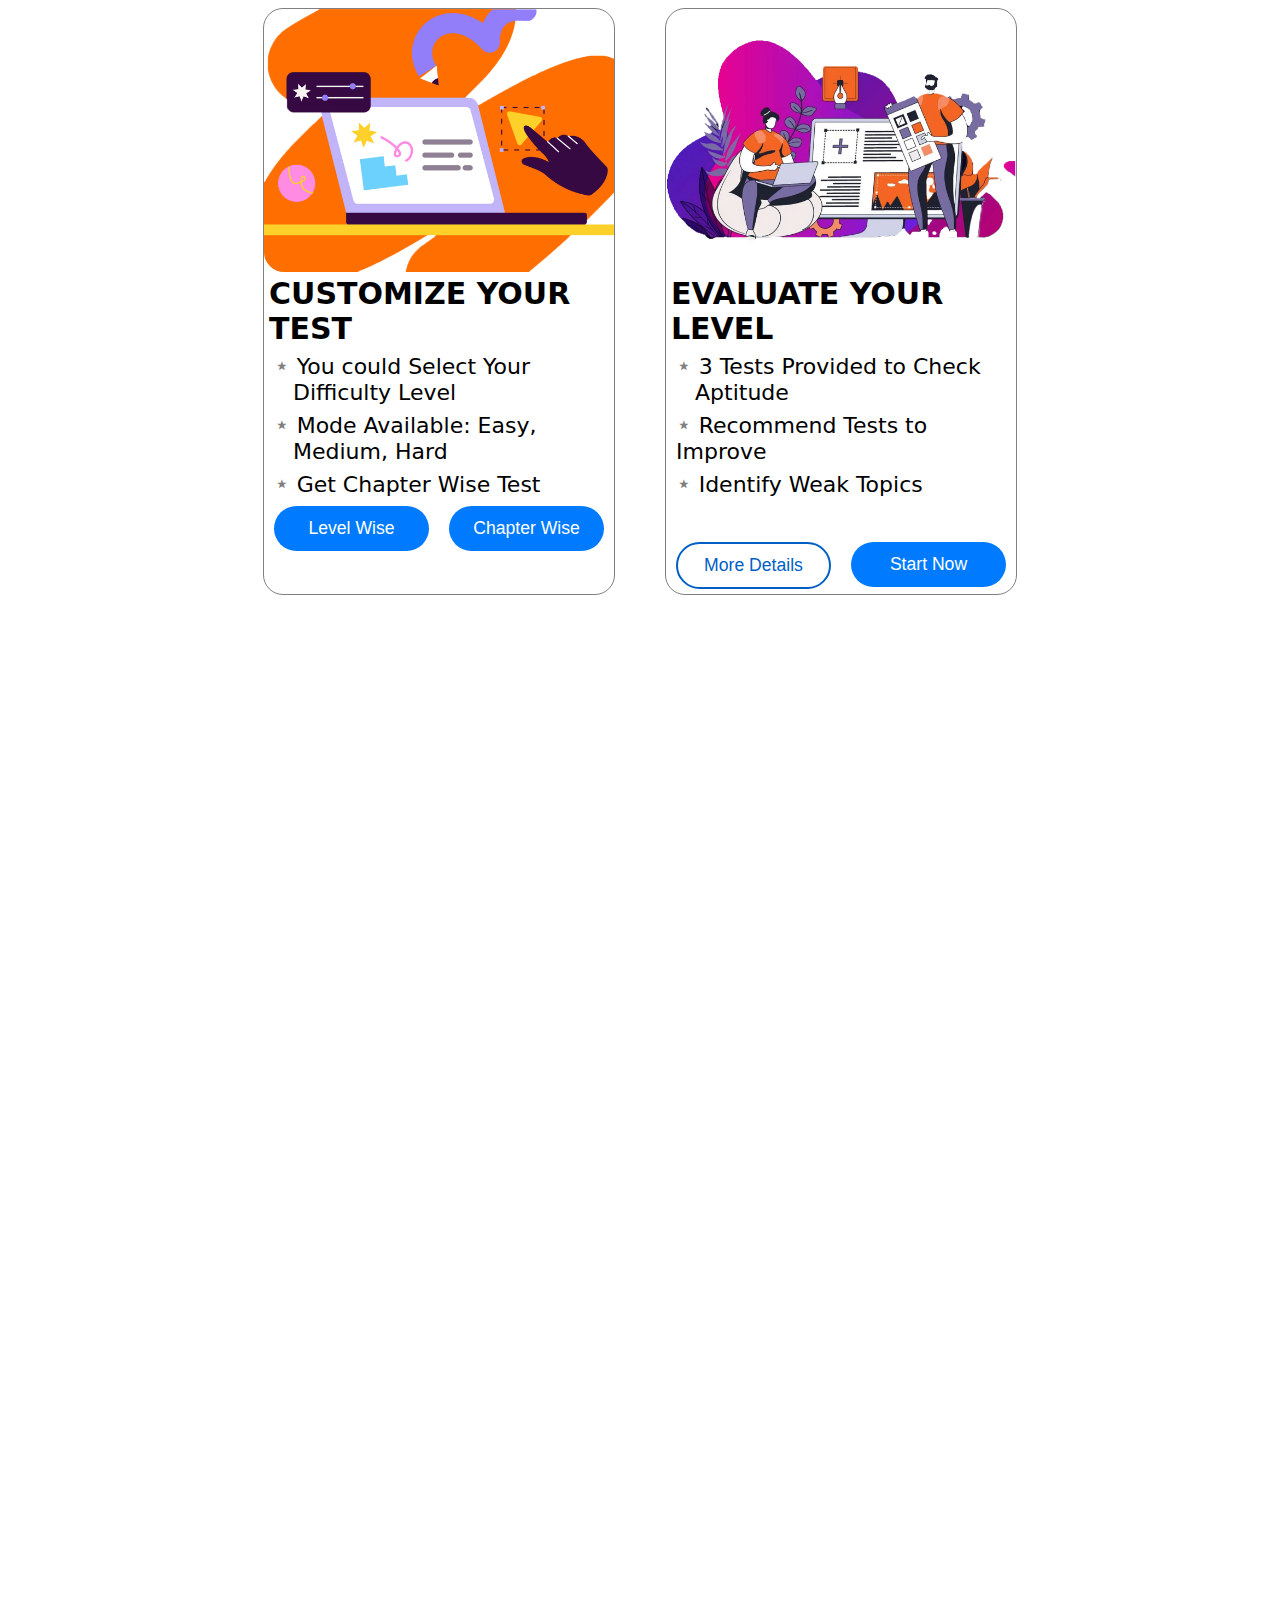
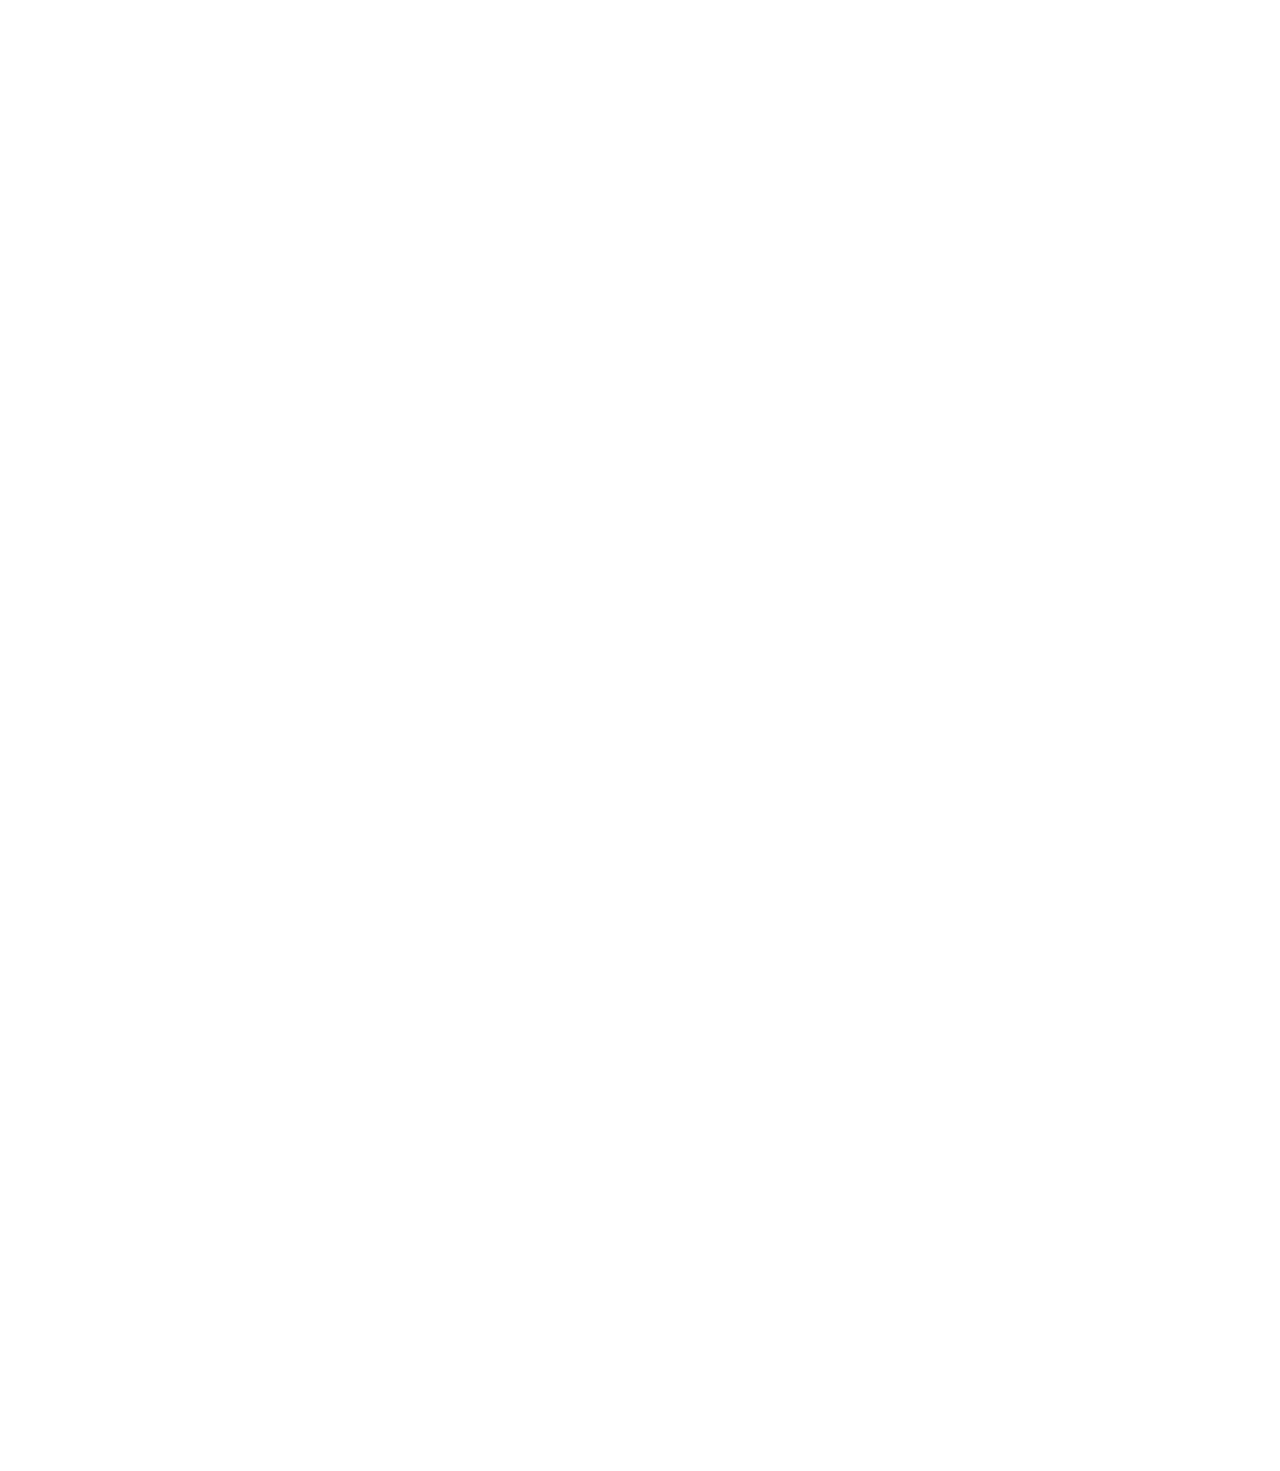
<file: test-template.html>
<!DOCTYPE html>
<html lang="en">
<head>
  <meta charset="UTF-8">
  <meta name="viewport" content="width=device-width, initial-scale=1.0">
  <title>Document</title>
  <link rel="stylesheet" href="test.css">
</head>
<body>
  <div class="test">
    <div class="test-div-1">
      <img src="image/customize-your-test-img.png" class="test-img">
      <p class="customize-your-test-line">CUSTOMIZE YOUR TEST</p>
      <p class="text-test-template"><span class="star">⋆</span> You could Select Your <span style="margin-left: 19px;">Difficulty</span> Level</p>
      <p class="text-test-template"><span class="star">⋆</span> Mode Available: Easy, <span style="margin-left: 19px;">Medium, Hard</span></p>
      <p class="text-test-template"><span class="star">⋆</span> Get Chapter Wise Test</p>
      <div class="buttons-custom">
        <a href="#"><button class="button-test-template">Level Wise</button></a>
        <a href="#"><button class="button-test-template">Chapter Wise</button></a>
      </div>
    </div>
    <div class="test-div-2">
      <img src="image/evaluate your level-test.png" class="test-img">
      <p class="customize-your-test-line"><span style="margin-left: auto; margin-right:auto;">EVALUATE YOUR LEVEL</span></p>
      <p class="text-test-template"><span class="star">⋆</span> 3 Tests Provided to Check <span style="margin-left: 19px;">Aptitude</span></p>
      <p class="text-test-template"><span class="star">⋆</span> Recommend Tests to Improve</p>
      <p class="text-test-template"><span class="star">⋆</span> Identify Weak Topics</p>
      <div class="buttons-custom">
        <a href="#"><button class="button-test-1-level">More Details</button></a>
        <a href="#"><button class="button-test-2-level">Start Now</button></a>
      </div>
    </div>
  </div>
</body>
</html>
</file>
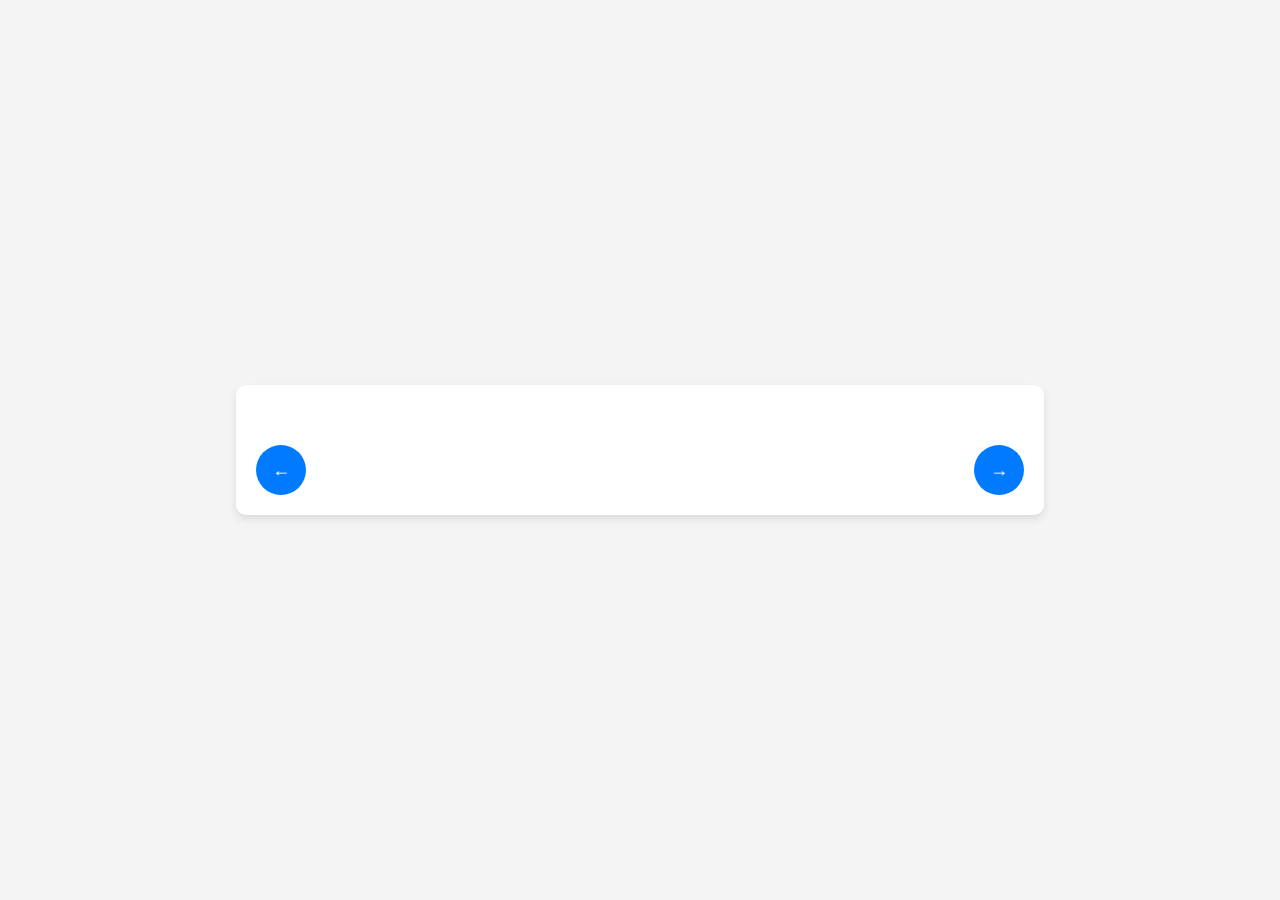
<file: EduVidwaanTest/test_generation.html>
<!DOCTYPE html>
<html lang="en">
<head>
    <meta charset="UTF-8">
    <meta name="viewport" content="width=device-width, initial-scale=1.0">
    <title>Random Quiz</title>
    <style>
        body {
            font-family: Arial, sans-serif;
            background-color: #f4f4f4;
            display: flex;
            justify-content: center;
            align-items: center;
            height: 100vh;
            margin: 0;
        }
        .container {
            background-color: #fff;
            padding: 20px;
            border-radius: 10px;
            box-shadow: 0 4px 8px rgba(0, 0, 0, 0.1);
            width: 60%;
        }
        .question {
            font-size: 18px;
            margin-bottom: 20px;
        }
        .options {
            display: grid;
            grid-template-columns: repeat(2, 1fr);
            gap: 10px;
            margin-bottom: 20px;
        }
        button {
            padding: 10px;
            font-size: 16px;
            background-color: #007bff;
            color: white;
            border: none;
            border-radius: 5px;
            cursor: pointer;
            transition: all 0.3s ease;
        }
        button:hover {
            background-color: #0056b3;
            transform: scale(1.05);
        }
        .nav-buttons {
            display: flex;
            justify-content: space-between;
            margin-top: 10px;
        }
        .prev-btn, .next-btn {
            width: 50px;
            height: 50px;
            background-color: #007bff;
            color: white;
            border: none;
            border-radius: 50%;
            font-size: 18px;
            cursor: pointer;
            transition: all 0.3s ease;
        }
        .prev-btn:hover, .next-btn:hover {
            background-color: #0056b3;
            transform: scale(1.1);
        }
        .score {
            text-align: center;
            font-size: 20px;
            font-weight: bold;
        }
        .hidden {
            display: none;
        }
        .exit-btn {
            padding: 10px 20px;
            font-size: 16px;
            background-color: #dc3545;
            color: white;
            border: none;
            border-radius: 5px;
            cursor: pointer;
            margin-top: 20px;
            display: block;
            margin-left: auto;
            margin-right: auto;
            transition: all 0.3s ease;
        }
        .exit-btn:hover {
            background-color: #a71d2a;
            transform: scale(1.05);
        }
    </style>
</head>
<body>

<div class="container">
    <div class="question-container">
        <div class="question"></div>
        <div class="options"></div>
    </div>
    <div class="nav-buttons">
        <button class="prev-btn" onclick="navigate(-1)" disabled>&#8592;</button>
        <button class="next-btn" onclick="navigate(1)">&#8594;</button>
    </div>
    <div class="score hidden">
        Your Score: <span id="score"></span>
        <button class="exit-btn" onclick="exitQuiz()">Exit</button>
    </div>
</div>

<script>
    let questions = [];
    let randomQuestions = [];
    let currentQuestionIndex = 0;
    let userAnswers = [];
    let score = 0;

    // Function to fetch questions from the API
    async function fetchQuestions(difficulty) {
        try {
            const response = await fetch(`http://127.0.0.1:5000/api/getQuestions?difficulty=${difficulty}`);
            const data = await response.json();
            if (data.questions && data.questions.length > 10) {
                questions = data.questions;
                randomQuestions = questions.sort(() => 0.5 - Math.random()).slice(0, 10);
                showQuestion();
            } else {
                alert('Not enough questions available!');
            }
        } catch (error) {
            console.error('Error fetching questions:', error);
            alert('Failed to load questions.');
        }
    }

    // Function to show the current question
    function showQuestion() {
        if (currentQuestionIndex < 0 || currentQuestionIndex >= randomQuestions.length) return;

        const question = randomQuestions[currentQuestionIndex];
        const questionElement = document.querySelector('.question');
        const optionsElement = document.querySelector('.options');

        questionElement.textContent = `${currentQuestionIndex + 1}. ${question.question}`;
        optionsElement.innerHTML = '';

        question.options.forEach((option, index) => {
            const button = document.createElement('button');
            button.textContent = option;
            button.onclick = () => selectOption(index);
            optionsElement.appendChild(button);
        });

        document.querySelector('.prev-btn').disabled = currentQuestionIndex === 0;
        document.querySelector('.next-btn').disabled = currentQuestionIndex === randomQuestions.length - 1;
    }

    // Function to navigate to the next/previous question
    function navigate(direction) {
        if (currentQuestionIndex + direction >= 0 && currentQuestionIndex + direction < randomQuestions.length) {
            currentQuestionIndex += direction;
            showQuestion();
        }
    }

    // Function to handle option selection
    function selectOption(index) {
        const correctAnswer = randomQuestions[currentQuestionIndex].answer;
        const selectedOption = randomQuestions[currentQuestionIndex].options[index];

        userAnswers[currentQuestionIndex] = selectedOption === correctAnswer;

        if (currentQuestionIndex < randomQuestions.length - 1) {
            currentQuestionIndex++;
            showQuestion();
        } else {
            showScore();
        }
    }

    // Function to calculate and display the score
    function showScore() {
        score = userAnswers.filter(answer => answer === true).length;
        document.querySelector('.question-container').classList.add('hidden');
        document.querySelector('.nav-buttons').classList.add('hidden');
        document.querySelector('.score').classList.remove('hidden');
        document.getElementById('score').textContent = `${score} / ${randomQuestions.length}`;
    }

    // Exit function
    function exitQuiz() {
        window.history.back();
    }

    // Initialize the quiz by fetching questions
    fetchQuestions('easy');  // Change to 'medium' or 'hard' as needed
</script>

</body>
</html>
</file>
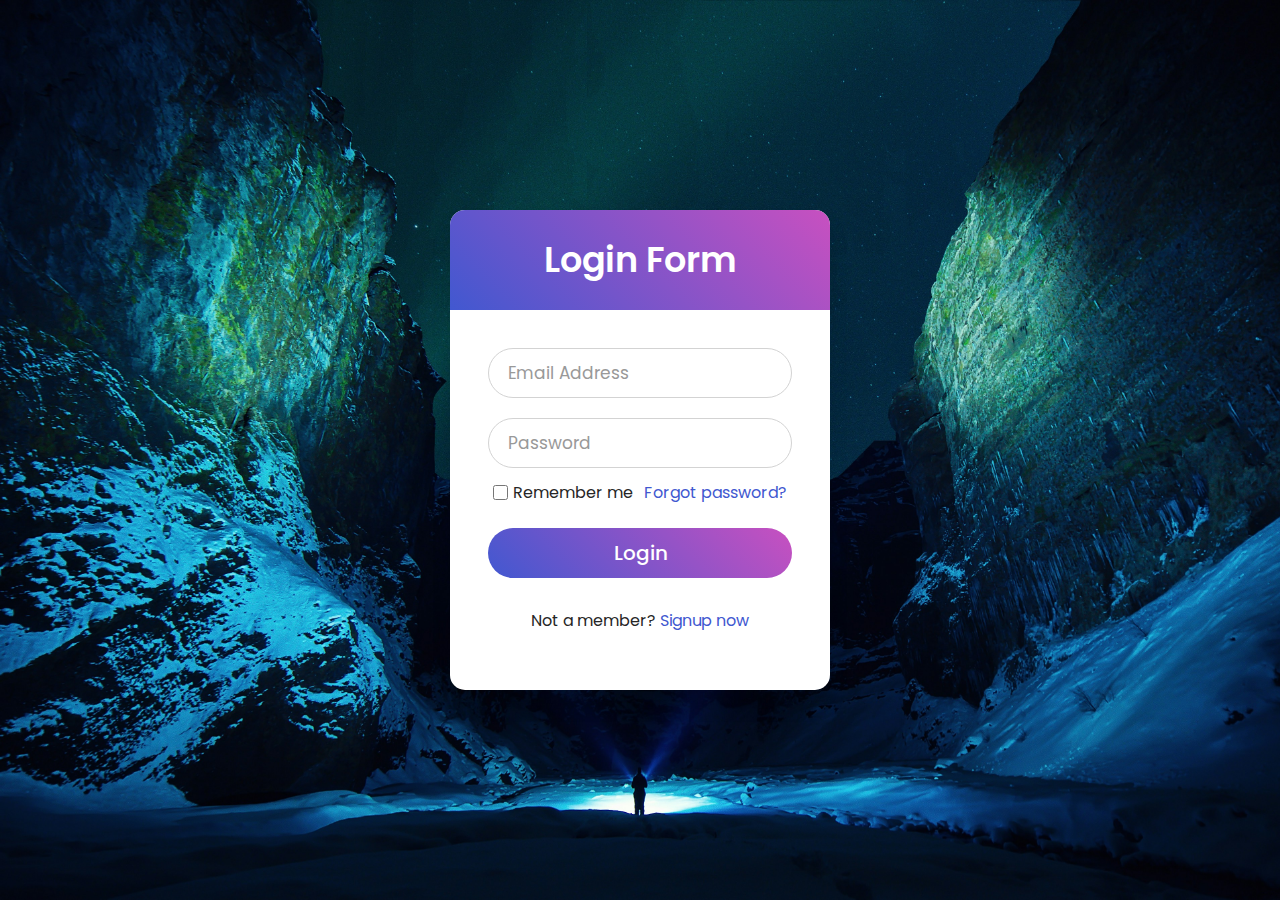
<file: login page/login.html>
<!DOCTYPE html>
<!-- Created By CodingNepal -->
<html lang="en" dir="ltr">
   <head>
      <meta charset="utf-8">
      <title>Login Form</title>
      <link rel="stylesheet" href="style.css"> 
      <meta name="viewport" content="width=device-width, initial-scale=1.0">
   </head>
   <body>
         <div class="wrapper">
            <div class="title">
               Login Form
            </div>
            <form action="#">
               <div class="field">
                  <input type="text" required>
                  <label>Email Address</label>
               </div>
               <div class="field">
                  <input type="password" required>
                  <label>Password</label>
               </div>
               <div class="content">
                  <div class="checkbox">
                     <input type="checkbox" id="remember-me">
                     <label for="remember-me">Remember me</label>
                  </div>
                  <div class="pass-link">
                     <a href="#">Forgot password?</a>
                  </div>
               </div>
               <div class="field">
                  <input type="submit" value="Login">
               </div>
               <div class="signup-link">
                  Not a member? <a href="#">Signup now</a>
               </div>
            </form>
         </div>
   </body>
</html>
</file>
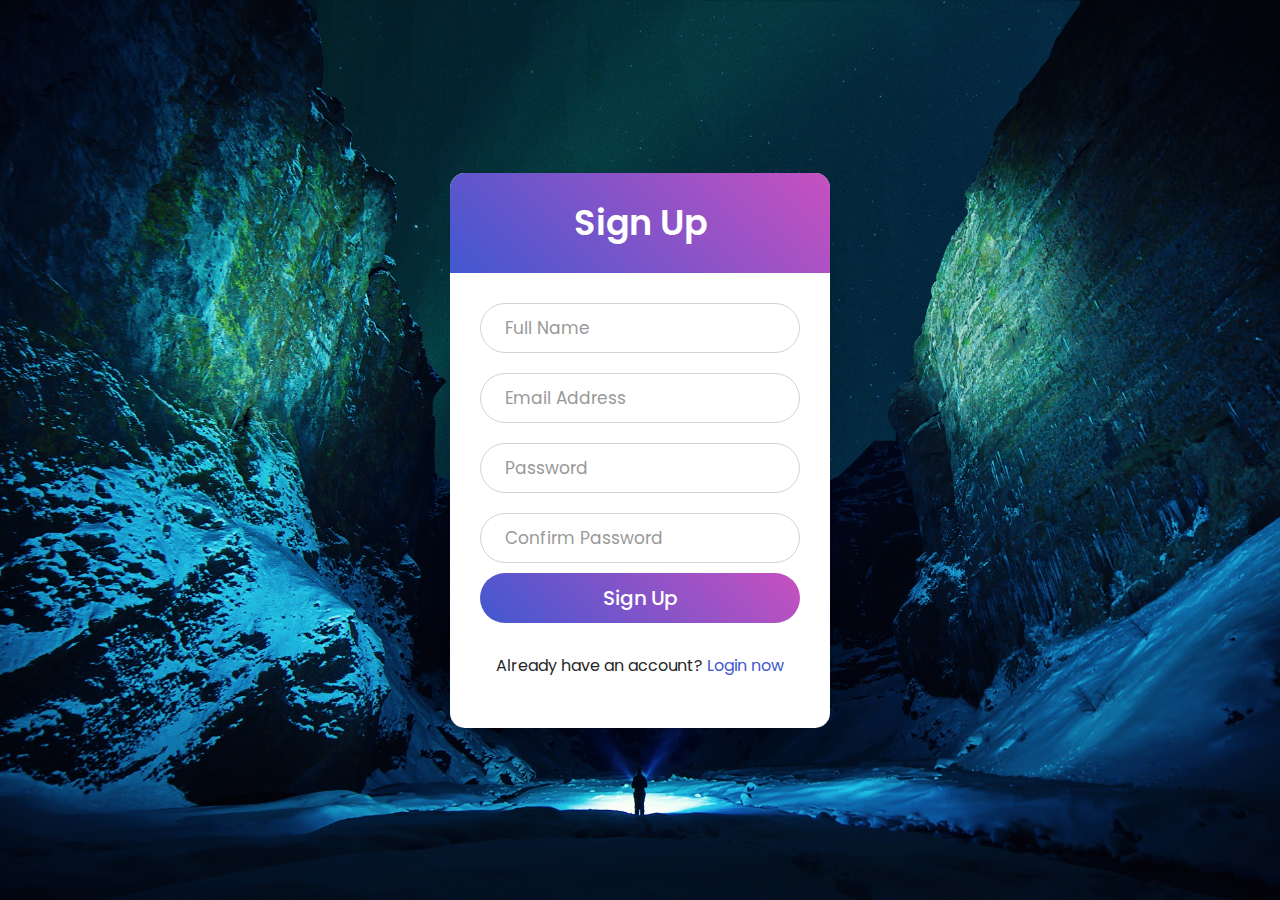
<file: login page/signUp.html>
<!DOCTYPE html>
<html lang="en">
<head>
    <meta charset="UTF-8">
    <meta name="viewport" content="width=device-width, initial-scale=1.0">
    <title>Sign Up</title>
    <link rel="stylesheet" href="sign.css">
</head>
<body>
    <div class="wrapper">
        <div class="title">
            Sign Up
        </div>
        <form action="#">
            <div class="field">
                <input type="text" required>
                <label>Full Name</label>
            </div>
            <div class="field">
                <input type="text" required>
                <label>Email Address</label>
            </div>
            <div class="field">
                <input type="password" required>
                <label>Password</label>
            </div>
            <div class="field">
                <input type="password" required>
                <label>Confirm Password</label>
            </div>
            <div class="field">
                <input type="submit" value="Sign Up">
            </div>
            <div class="signin-link">
                Already have an account? <a href="login.html">Login now</a>
            </div>
        </form>
    </div>
    

</body>
</html>
</file>
<file: test.css>
html,body{
  padding-bottom: 1234px;;
  font-family: system-ui, -apple-system, BlinkMacSystemFont, 'Segoe UI', Roboto, Oxygen, Ubuntu, Cantarell, 'Open Sans', 'Helvetica Neue', sans-serif;
}
.test-img{
  width: 100%;
  border-radius: 20px;
  height: 262.5;
  object-fit: contain;
}
.test-div-1,
.test-div-2{
  height: 585px;
  width: 350px;
  border-style: solid;
  border-width: 1px;
  border-color: grey;
  border-radius: 20px;
  /*  */
}
.test-div-1{
  margin-left: auto;
}
.test-div-2{
  margin-right: auto;
}
.test{
  display: grid;
  grid-template-columns: 1fr 1fr;
  gap: 50px;
  /* margin-left: auto; */
  width: 100%;
}
.star{
  font-size: 25px;
  margin-left: 0px;
  color: grey;
}
.text-test-template{
  font-size: 22px;
  margin: 5px;
  padding-left: 5px;
  padding-right: 5px;
}
.button-test-template{
  margin-top: 3px;
  margin-left: 10px;
  margin-right: 10px;
  width: 155px;
  background-color: #007BFF;
  color: white;
  border: none;
  padding-top: 12px;
  padding-bottom: 12px;
  border-radius: 30px;
  cursor: pointer;
  transition: background-color 0.2s;
  font-size: 1.1em;
}
.p{
  margin: 0px;
}
.buttons-custom{
  display: grid;
  grid-template-columns: 1fr 1fr;
}
.customize-your-test-line{
  padding-left: 5px;
  font-size: 30px;
  margin-top: 0px;
  margin-bottom: 0px;
  font-weight: bold;
}
button:hover{
  background-color: #005fc5;
}
button:active{
  opacity: 0.8;
}
.button-test-1-level,
.button-test-2-level{
  margin-top: 39.5px;
  margin-left: 10px;
  margin-right: 10px;
  width: 155px;
  color: white;
  border: none;
  padding-top: 12px;
  padding-bottom: 12px;
  border-radius: 30px;
  cursor: pointer;
  transition: background-color 0.2s;
  font-size: 1.1em;
}
.button-test-2-level{
  background-color: #007BFF;
}
.button-test-1-level{
  background-color: rgba(255, 255, 255, 0);
  border-width: 2px;
  border-style: solid;
  border-color: #005fc5;
  color: #005fc5;
  padding-top: 11px;
  padding-bottom: 11px;
  transition: background-color 0.2s,
  color 0.2s, ;
}
.button-test-1-level:hover{
  background-color: #007BFF;
  color: white;
  border:none;
}
@media (max-width: 770px){
  .test{
    grid-template-columns: 1fr;
  }
  #test-series{
    height: 200vh;
  }
  .test-div-1{
    margin-left: auto;
    margin-right: auto;
  }
  .test-div-2{
    margin-left: auto;
    margin-right: auto;
  }
}
</file>
<file: login page/style.css>
@import url('https://fonts.googleapis.com/css?family=Poppins:400,500,600,700&display=swap');
*{
  margin: 0;
  padding: 0;
  box-sizing: border-box;
  font-family: 'Poppins', sans-serif;
}
html,body{
  display: grid;
  height: 100%;
  width: 100%;
  place-items: center;
  background: #f2f2f2;
  background-image: url('background.jpg');
  background-repeat: no-repeat;
  background-size: cover;
}
::selection{
  background: #4158d0;
  color: #fff;
}
.wrapper{
  width: 380px;
  background: #fff;
  border-radius: 15px;
  box-shadow: 0px 15px 20px rgba(0,0,0,0.1);
}
.wrapper .title{
  font-size: 35px;
  font-weight: 600;
  text-align: center;
  line-height: 100px;
  color: #fff;
  user-select: none;
  border-radius: 15px 15px 0 0;
  background: linear-gradient(-135deg, #c850c0, #4158d0);
}
.wrapper form{
  padding: 10px 30px 50px 30px;
  margin: 2%;
}
.wrapper form .field{
  height: 50px;
  width: 100%;
  margin-top: 20px;
  position: relative;
}
.wrapper form .field input{
  height: 100%;
  width: 100%;
  outline: none;
  font-size: 17px;
  padding-left: 20px;
  border: 1px solid lightgrey;
  border-radius: 25px;
  transition: all 0.3s ease;
}
.wrapper form .field input:focus,
form .field input:valid{
  border-color: #4158d0;
}
.wrapper form .field label{
  position: absolute;
  top: 50%;
  left: 20px;
  color: #999999;
  font-weight: 400;
  font-size: 17px;
  pointer-events: none;
  transform: translateY(-50%);
  transition: all 0.3s ease;
}
form .field input:focus ~ label,
form .field input:valid ~ label{
  top: 0%;
  font-size: 16px;
  color: #4158d0;
  background: #fff;
  transform: translateY(-50%);
}
form .content{
  display: flex;
  width: 100%;
  height: 50px;
  font-size: 16px;
  align-items: center;
  justify-content: space-around;
}
form .content .checkbox{
  display: flex;
  align-items: center;
  justify-content: center;
}
form .content input{
  width: 15px;
  height: 15px;
  background: red;
}
form .content label{
  color: #262626;
  user-select: none;
  padding-left: 5px;
}
form .content .pass-link{
  color: ""; 
}
form .field input[type="submit"]{
  color: #fff;
  border: none;
  padding-left: 0;
  margin-top: -10px;
  font-size: 20px;
  font-weight: 500;
  cursor: pointer;
  background: linear-gradient(-135deg, #c850c0, #4158d0);
  transition: all 0.3s ease;
}
form .field input[type="submit"]:active{
  transform: scale(0.95);
}
form .signup-link{
  color: #262626;
  margin-top: 20px;
  text-align: center;
}
form .pass-link a,
form .signup-link a{
  color: #4158d0;
  text-decoration: none;
}
form .pass-link a:hover,
form .signup-link a:hover{
  text-decoration: underline;
}
</file>
<file: login page/sign.css>
@import url('https://fonts.googleapis.com/css?family=Poppins:400,500,600,700&display=swap');

* {
    margin: 0;
    padding: 0;
    box-sizing: border-box;
    font-family: 'Poppins', sans-serif;
}

body {
    display: grid;
    height: 100%;
    width: 100%;
    place-items: center;
    background: #f2f2f2;
    min-height: 100vh;
    transition: background-color 0.3s;
    background-image: url('background.jpg');
    background-repeat: no-repeat;
    background-size: cover;
}

body.dark-mode {
    background: #1a1a1a;
    color: white;
}

body.dark-mode .wrapper {
    background: #333;
    box-shadow: 0px 15px 20px rgba(0,0,0,0.3);
}

body.dark-mode .field input {
    background: #444;
    color: white;
    border-color: #555;
}

body.dark-mode .field label {
    color: #aaa;
    background: #333;
}

body.dark-mode .field input:focus ~ label,
body.dark-mode .field input:valid ~ label {
    background: #333;
    color: #4158d0;
}

.wrapper {
    width: 380px;
    background: #fff;
    border-radius: 15px;
    box-shadow: 0px 15px 20px rgba(0,0,0,0.1);
    margin: 20px;
}

.wrapper .title {
    font-size: 35px;
    font-weight: 600;
    text-align: center;
    line-height: 100px;
    color: #fff;
    user-select: none;
    border-radius: 15px 15px 0 0;
    background: linear-gradient(-135deg, #c850c0, #4158d0);
}

.wrapper form {
    padding: 10px 30px 50px 30px;
}

.wrapper form .field {
    height: 50px;
    width: 100%;
    margin-top: 20px;
    position: relative;
}

.wrapper form .field input {
    height: 100%;
    width: 100%;
    outline: none;
    font-size: 17px;
    padding-left: 20px;
    border: 1px solid lightgrey;
    border-radius: 25px;
    transition: all 0.3s ease;
}

.wrapper form .field input:focus,
form .field input:valid {
    border-color: #4158d0;
}

.wrapper form .field label {
    position: absolute;
    top: 50%;
    left: 20px;
    color: #999999;
    font-weight: 400;
    font-size: 17px;
    pointer-events: none;
    transform: translateY(-50%);
    transition: all 0.3s ease;
    padding: 0 5px;
}

form .field input:focus ~ label,
form .field input:valid ~ label {
    top: 0%;
    font-size: 16px;
    color: #4158d0;
    background: #fff;
    transform: translateY(-50%);
}

form .field input[type="submit"] {
    color: #fff;
    border: none;
    padding-left: 0;
    margin-top: -10px;
    font-size: 20px;
    font-weight: 500;
    cursor: pointer;
    background: linear-gradient(-135deg, #c850c0, #4158d0);
    transition: all 0.3s ease;
}

form .field input[type="submit"]:active {
    transform: scale(0.95);
}

form .signin-link {
    color: #262626;
    margin-top: 20px;
    text-align: center;
}

form .signin-link a {
    color: #4158d0;
    text-decoration: none;
}

form .signin-link a:hover {
    text-decoration: underline;
}

#theme-toggle {
    position: fixed;
    bottom: 15px;
    left: 15px;
    height: 70px;
    width: 70px;
    border-radius: 50%;
    border: none;
    cursor: pointer;
    background-color: rgb(248, 248, 248);
    transition: background-color 0.3s;
}

.dark-mode #theme-toggle {
    background-color: rgb(20,20,20);
}

#theme-toggle img {
    height: 40px;
    width: auto;
}

@media (max-width: 420px) {
    .wrapper {
        width: 90%;
    }
    
    .wrapper .title {
        font-size: 30px;
    }
    
    #theme-toggle {
        height: 50px;
        width: 50px;
    }
    
    #theme-toggle img {
        height: 30px;
    }
}
</file>
